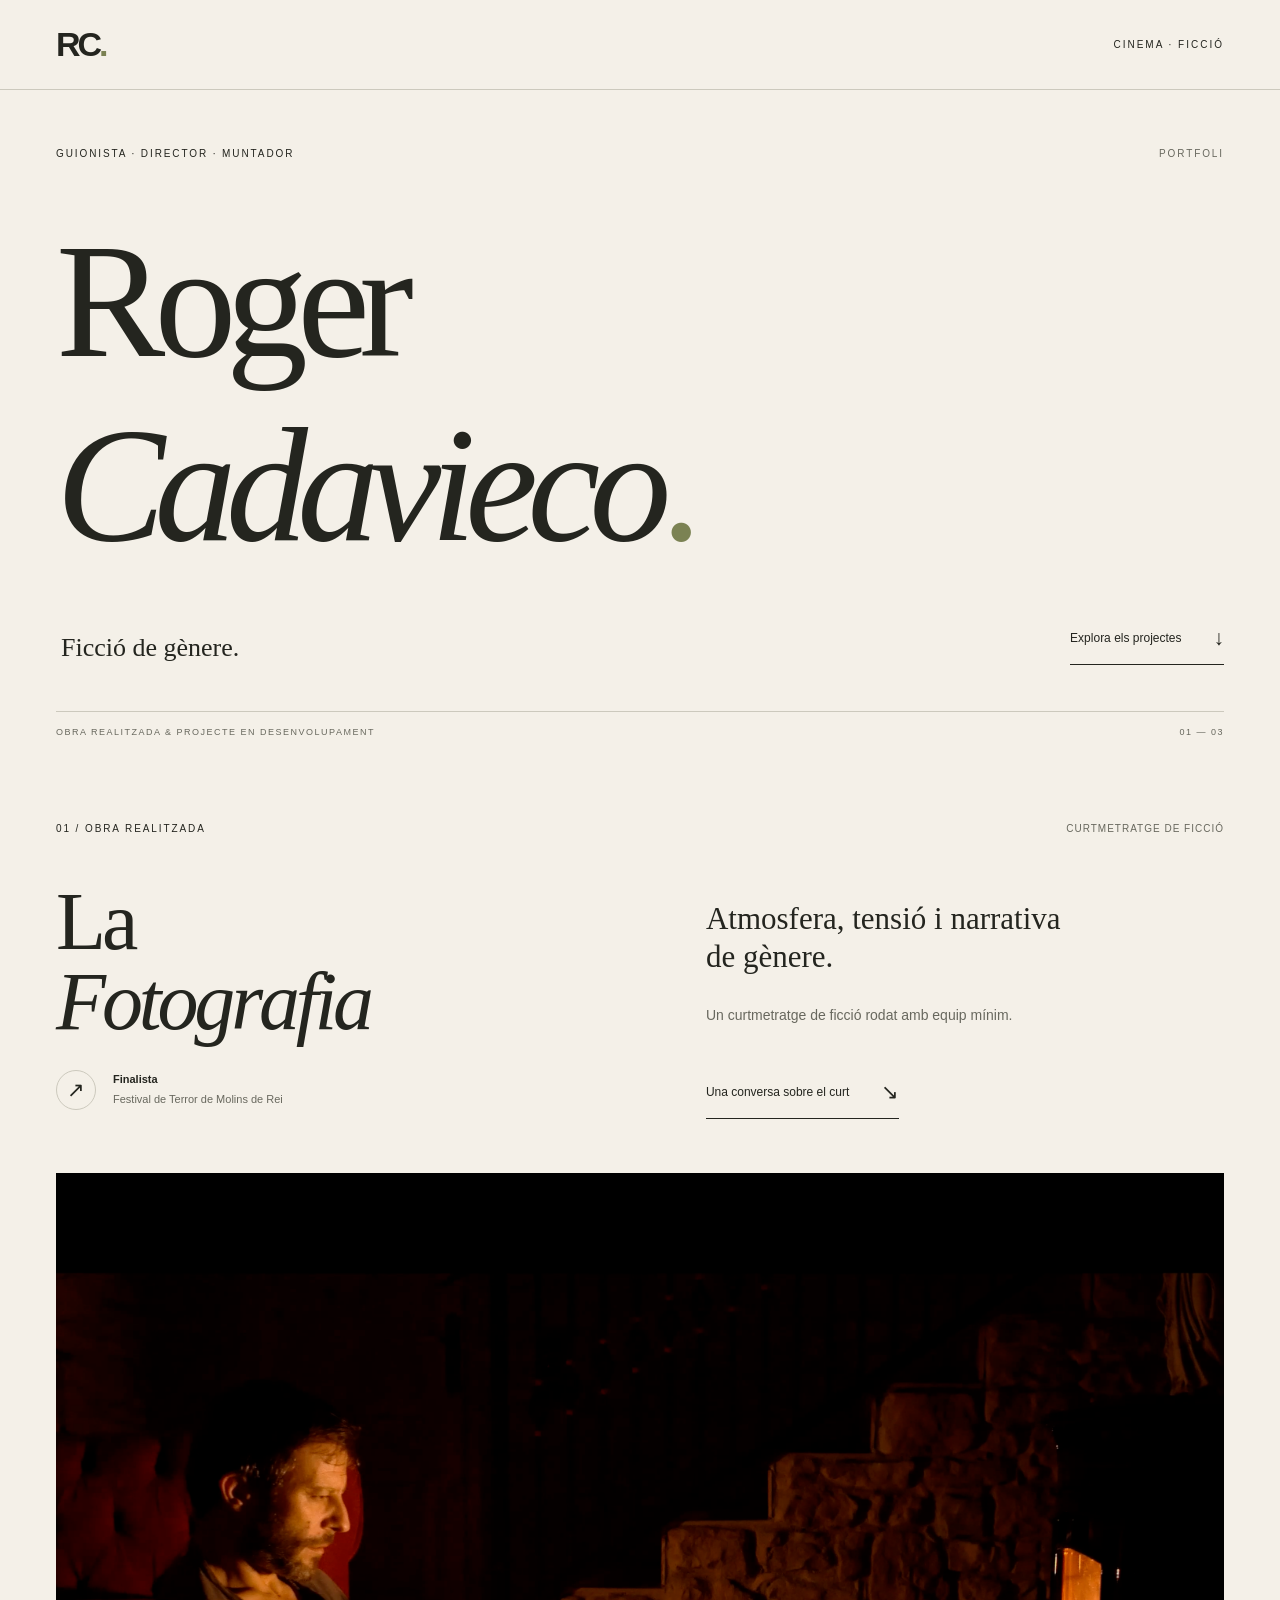
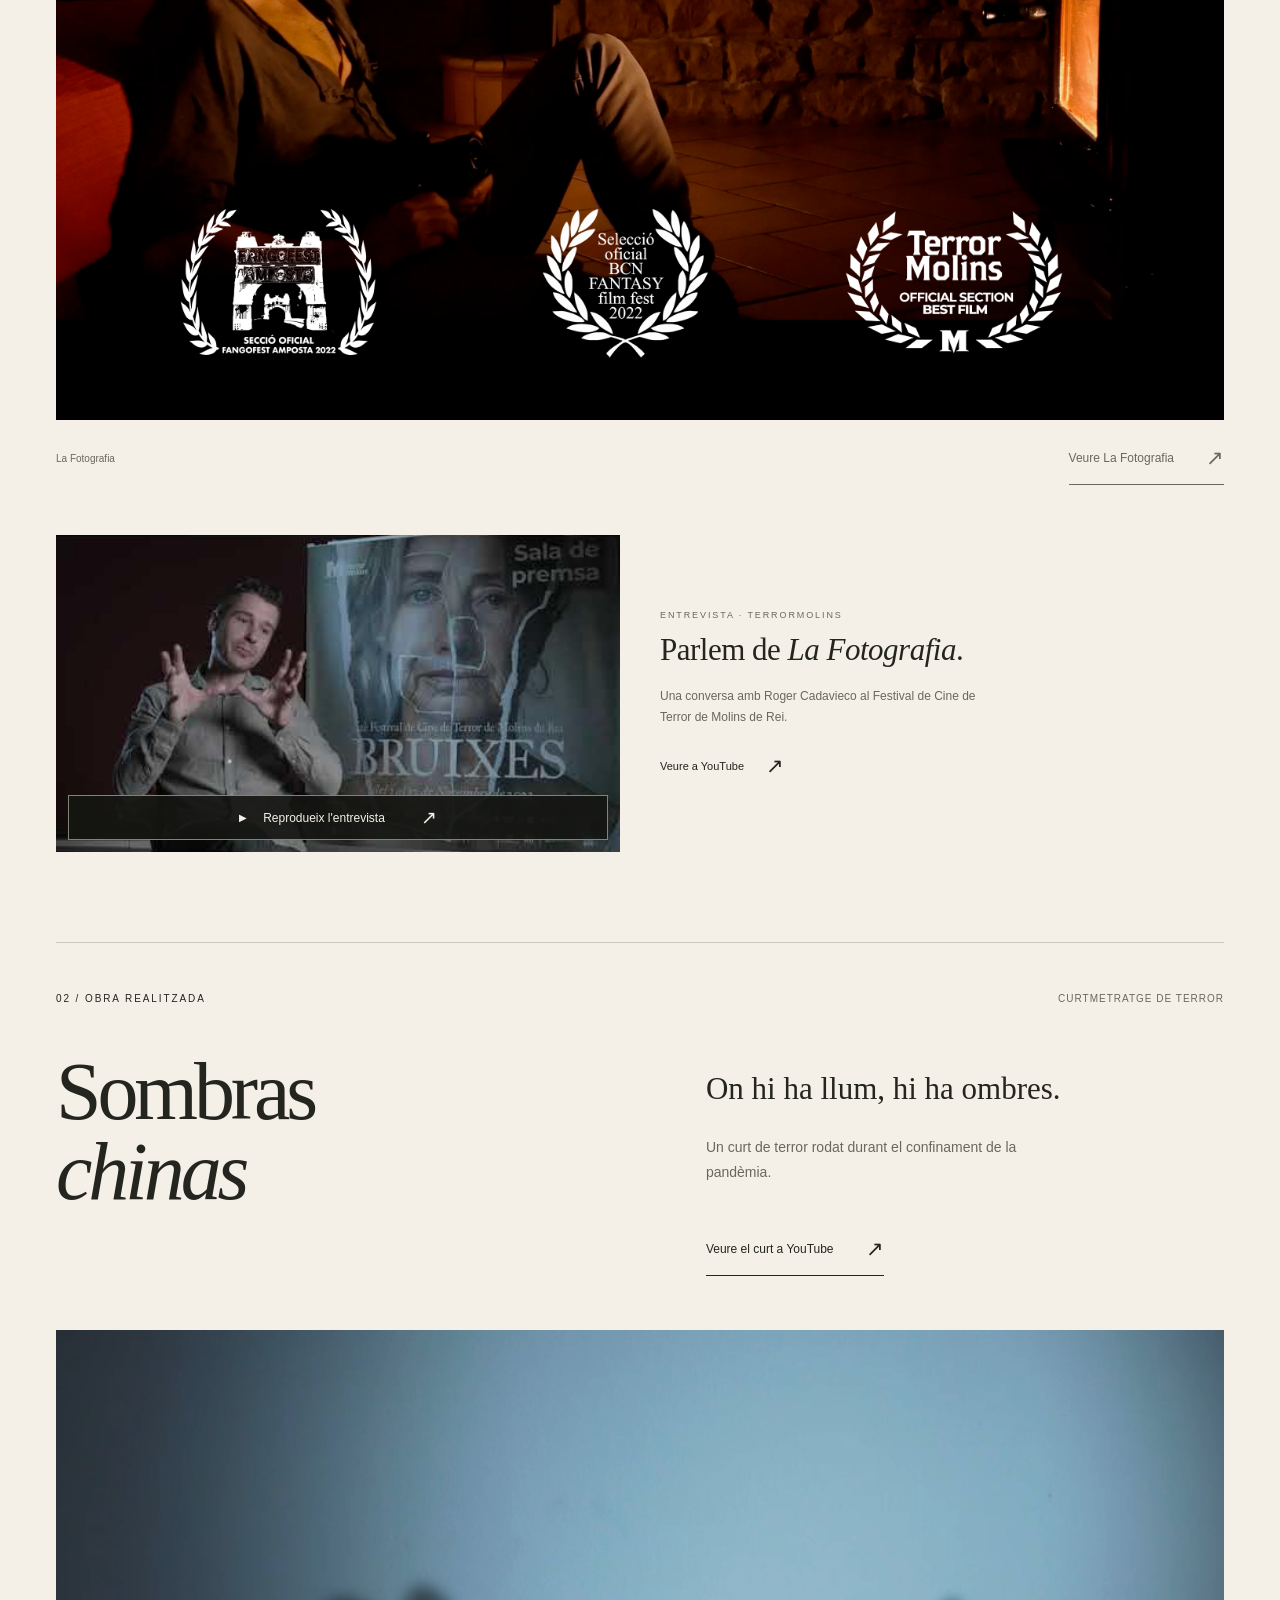
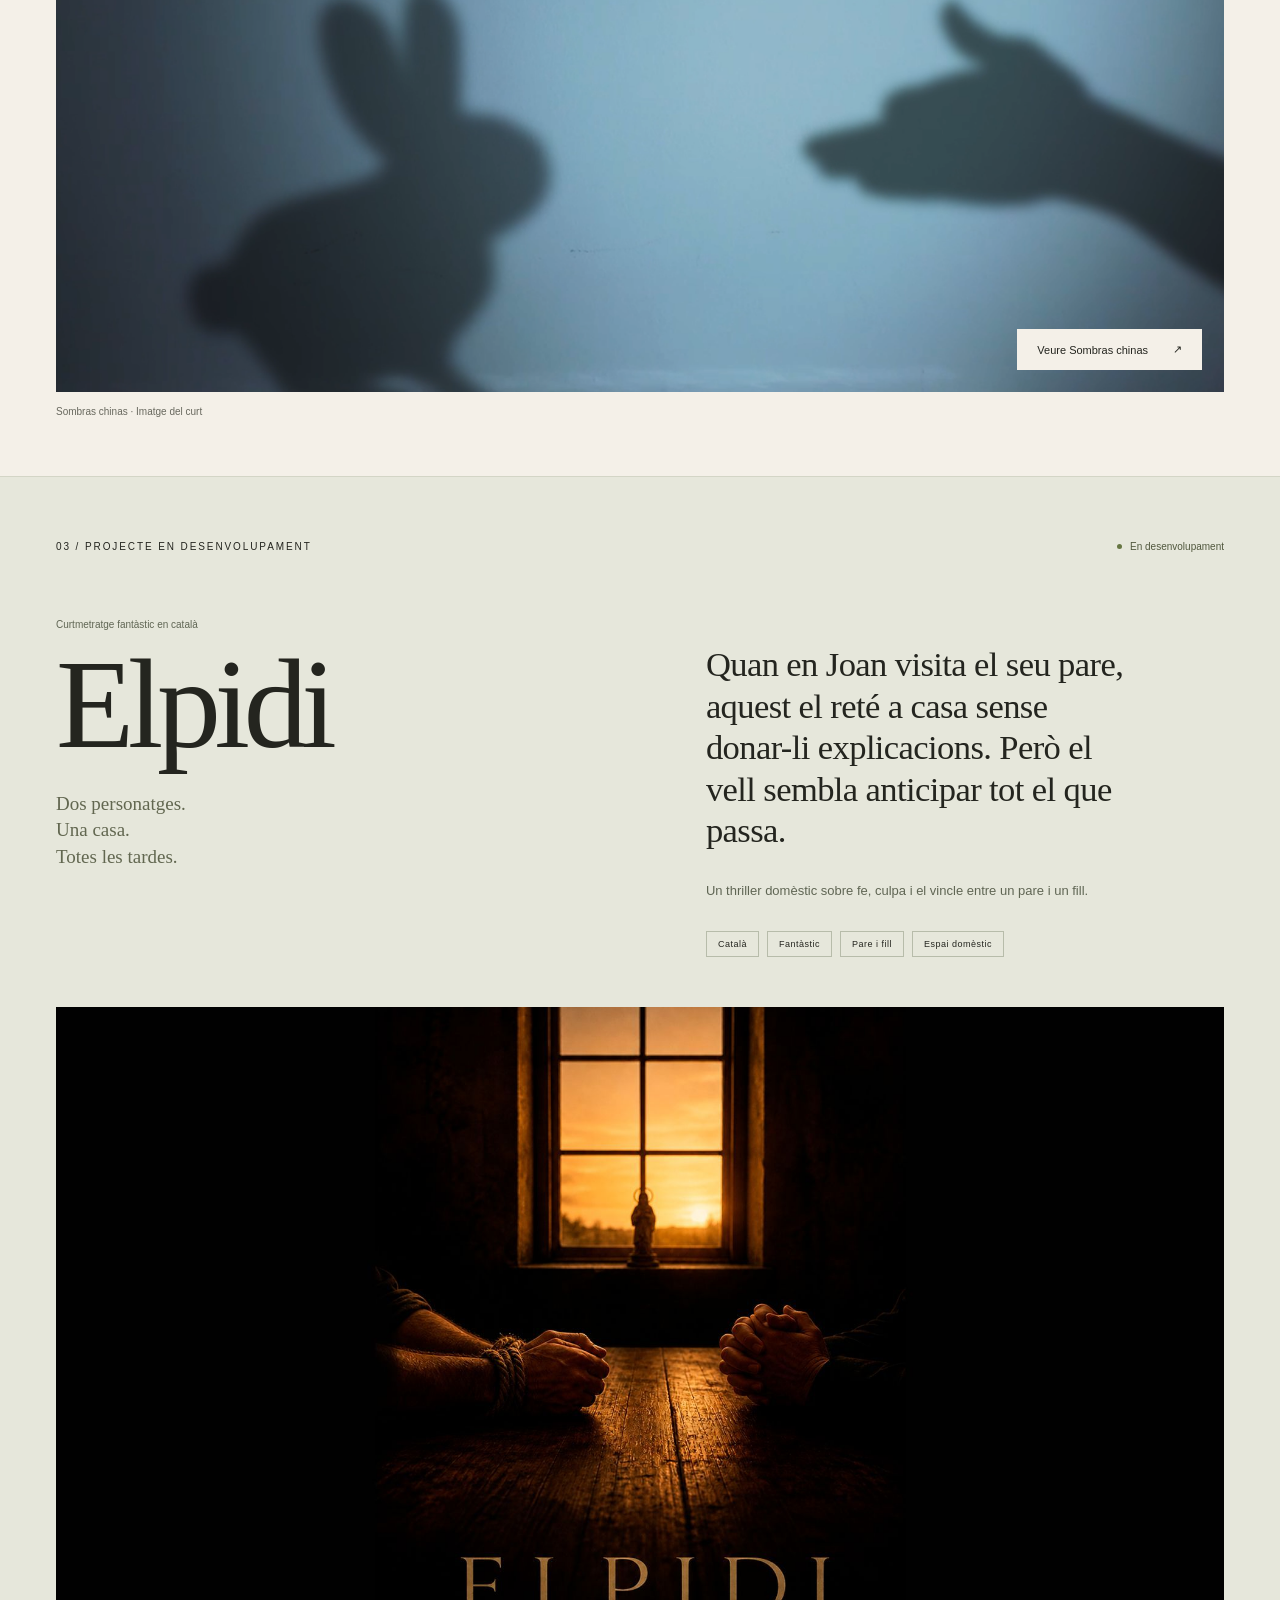
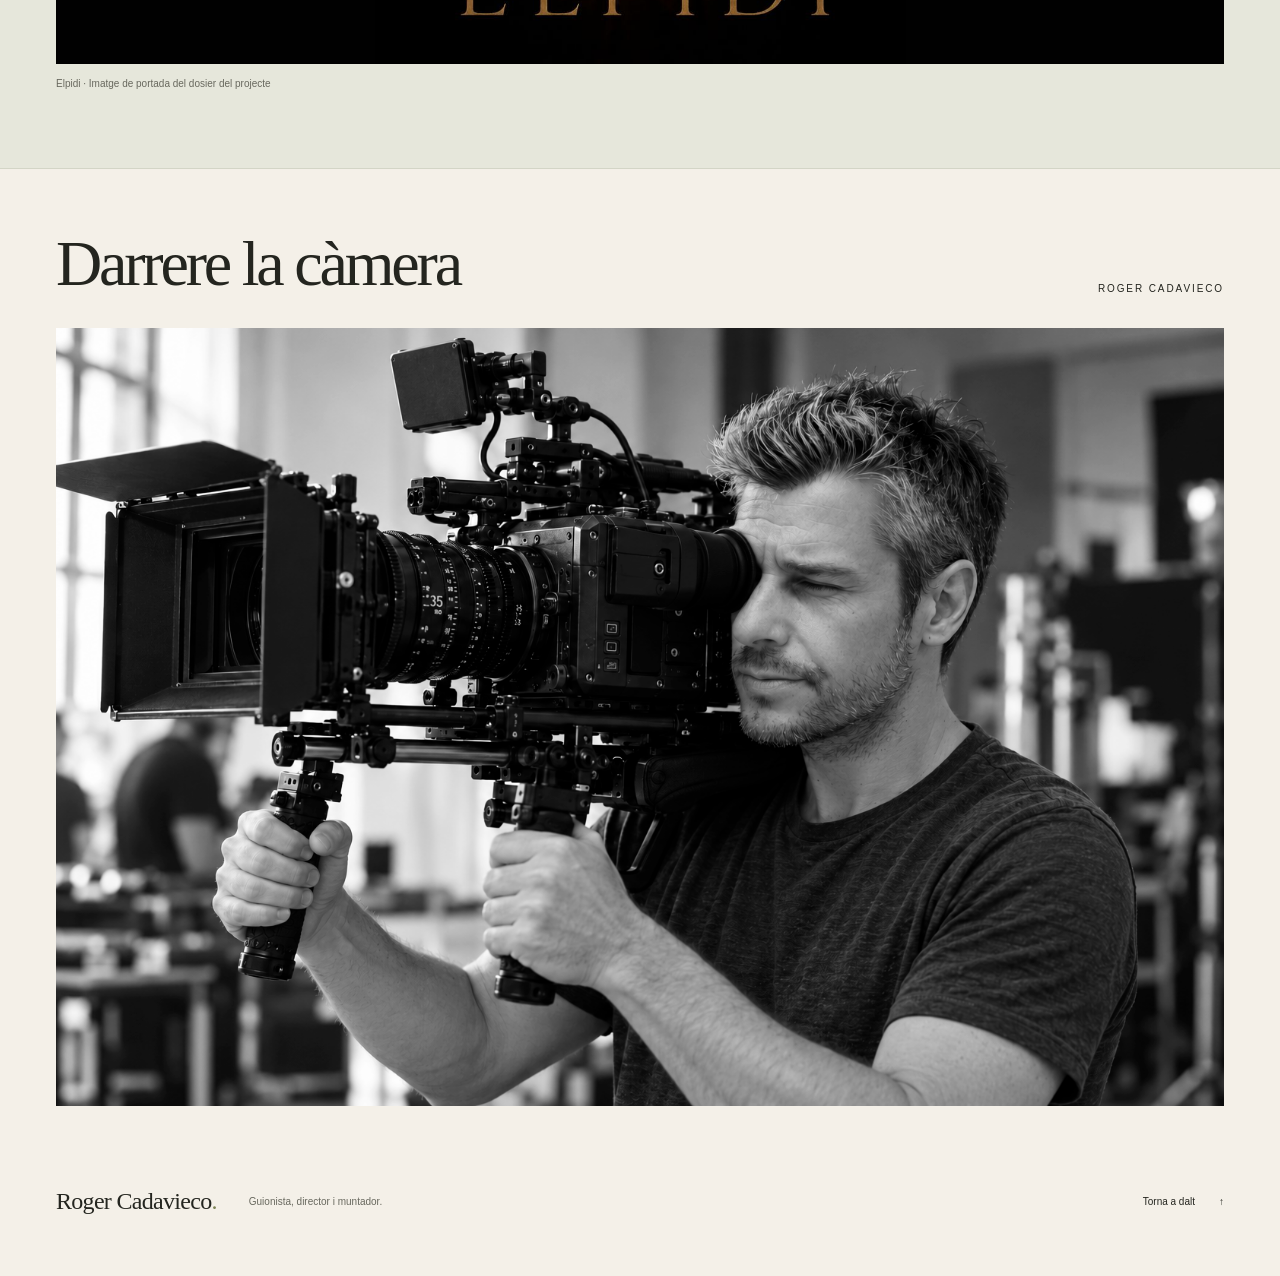
<file: index.html>
<!doctype html>
<html lang="ca">
<head>
  <meta charset="utf-8">
  <meta name="viewport" content="width=device-width, initial-scale=1">
  <meta name="theme-color" content="#f4f0e8">
  <meta name="description" content="Roger Cadavieco. Guionista, director i muntador. La Fotografia i Elpidi, un curtmetratge en desenvolupament.">
  <title>Roger Cadavieco — Guionista i director</title>
  <link rel="icon" href="favicon.svg" type="image/svg+xml">
  <link rel="stylesheet" href="styles.css">
  <script src="script.js" defer></script>
</head>
<body>
  <a class="skip-link" href="#contingut">Salta al contingut</a>
  <header class="header">
    <a class="wordmark" href="#inici" aria-label="Roger Cadavieco, inici">RC<span class="wordmark-dot">.</span></a>
    <span class="header-label">Cinema · Ficció</span>
  </header>

  <main id="contingut">
    <section class="hero wrap" id="inici" aria-labelledby="nom">
      <div class="hero-top"><p class="eyebrow">Guionista · Director · Muntador</p><span class="edition">Portfoli</span></div>
      <h1 id="nom">Roger<br><span class="surname">Cadavieco</span><span class="name-dot" aria-hidden="true">.</span></h1>
      <div class="hero-bottom">
        <p class="hero-statement">Ficció de gènere.</p>
        <a class="text-link" href="#la-fotografia">Explora els projectes <span aria-hidden="true">↓</span></a>
      </div>
      <div class="hero-rule"><span>Obra realitzada & projecte en desenvolupament</span><span aria-hidden="true">01 — 03</span></div>
    </section>

    <section id="la-fotografia" class="work wrap" aria-labelledby="fotografia-title">
      <div class="section-heading"><span class="eyebrow">01 / Obra realitzada</span><span class="section-type">Curtmetratge de ficció</span></div>
      <div class="work-grid">
        <div class="work-intro">
          <h2 id="fotografia-title">La<br><em>Fotografia</em></h2>
          <div class="festival"><span class="festival-mark" aria-hidden="true">↗</span><p><strong>Finalista</strong><br>Festival de Terror de Molins de Rei</p></div>
        </div>
        <div class="work-copy">
          <p class="lead">Atmosfera, tensió i narrativa de gènere.</p>
          <p>Un curtmetratge de ficció rodat amb equip mínim.</p>
          <a class="text-link" href="#entrevista">Una conversa sobre el curt <span aria-hidden="true">↘</span></a>
        </div>
      </div>

      <figure id="fotografia-imatge" class="film-image fotografia-festivals"><img src="assets/la-fotografia-festivals.png" width="2976" height="2160" alt="La Fotografia: un home al costat del foc, amb tres laurels de festivals a la franja inferior" loading="lazy"><figcaption><span>La Fotografia</span><a class="text-link" href="https://www.youtube.com/watch?v=d_XJB0CfgGo" target="_blank" rel="noopener noreferrer">Veure La Fotografia <span aria-hidden="true">↗</span><span class="sr-only"> (s'obre en una pestanya nova)</span></a></figcaption></figure>

      <article id="entrevista" class="interview" aria-labelledby="interview-title">
        <div class="interview-screen" id="interview-screen">
          <img class="interview-image" src="assets/entrevista-la-fotografia.jpg" width="480" height="360" alt="Roger Cadavieco durant l'entrevista del Festival de Terror de Molins de Rei" loading="lazy">
          <button class="play-button" id="load-video" type="button" aria-label="Reprodueix l'entrevista a Roger Cadavieco a YouTube"><span class="play-icon" aria-hidden="true">▶</span><span>Reprodueix l'entrevista</span><span class="play-arrow" aria-hidden="true">↗</span></button>
          <p class="video-notice">En reproduir-la, es carrega el vídeo de YouTube.</p>
        </div>
        <div class="interview-caption">
          <div><p class="eyebrow">Entrevista · TerrorMolins</p><h3 id="interview-title">Parlem de <em>La Fotografia</em>.</h3><p class="interview-credit">Una conversa amb Roger Cadavieco al Festival de Cine de Terror de Molins de Rei.</p></div>
          <a class="external-link" href="https://www.youtube.com/watch?v=JFxvCnSNkHk" target="_blank" rel="noopener noreferrer">Veure a YouTube <span aria-hidden="true">↗</span><span class="sr-only"> (s'obre en una pestanya nova)</span></a>
        </div>
        <noscript><p class="noscript">Pots veure l'entrevista a l'enllaç de YouTube.</p></noscript>
      </article>
    </section>

    <section id="sombras-chinas" class="shadow-work wrap" aria-labelledby="shadow-title">
      <div class="section-heading"><span class="eyebrow">02 / Obra realitzada</span><span class="section-type">Curtmetratge de terror</span></div>
      <div class="work-grid">
        <div class="work-intro"><h2 id="shadow-title">Sombras<br><em>chinas</em></h2></div>
        <div class="work-copy"><p class="lead">On hi ha llum, hi ha ombres.</p><p>Un curt de terror rodat durant el confinament de la pandèmia.</p><a class="text-link" href="https://www.youtube.com/watch?v=kzStqeKwwtE" target="_blank" rel="noopener noreferrer">Veure el curt a YouTube <span aria-hidden="true">↗</span><span class="sr-only"> (s'obre en una pestanya nova)</span></a></div>
      </div>
      <figure id="sombras-imatge" class="film-image sombras-image"><a href="https://www.youtube.com/watch?v=kzStqeKwwtE" target="_blank" rel="noopener noreferrer" aria-label="Veure Sombras chinas a YouTube (pestanya nova)"><img src="assets/sombras-chinas-ombres.png" width="1596" height="905" alt="Ombres xineses d'un conill i un llop projectades sobre una paret blava" loading="lazy"><span class="image-action">Veure Sombras chinas <span aria-hidden="true">↗</span></span></a><figcaption>Sombras chinas · Imatge del curt</figcaption></figure>
    </section>

    <section id="elpidi" class="development" aria-labelledby="elpidi-title">
      <div class="wrap">
        <div class="section-heading"><span class="eyebrow">03 / Projecte en desenvolupament</span><span class="status"><span aria-hidden="true"></span>En desenvolupament</span></div>
        <div class="elpidi-grid">
          <div class="elpidi-title-block"><p class="project-format">Curtmetratge fantàstic en català</p><h2 id="elpidi-title">Elpidi</h2><p class="elpidi-motif">Dos personatges.<br>Una casa.<br>Totes les tardes.</p></div>
          <div class="elpidi-copy"><p class="synopsis">Quan en Joan visita el seu pare, aquest el reté a casa sense donar-li explicacions. Però el vell sembla anticipar tot el que passa.</p><p>Un thriller domèstic sobre fe, culpa i el vincle entre un pare i un fill.</p><ul class="tags" aria-label="Característiques d'Elpidi"><li>Català</li><li>Fantàstic</li><li>Pare i fill</li><li>Espai domèstic</li></ul></div>
        </div>
        <figure class="film-image elpidi-image"><img src="assets/elpidi-dossier.jpg" width="1920" height="1080" alt="Imatge de portada del dosier d'Elpidi: dues mans sobre una taula davant una finestra il·luminada" loading="lazy"><figcaption>Elpidi · Imatge de portada del dosier del projecte</figcaption></figure>
      </div>
    </section>
    <section id="sobre-mi" class="about wrap" aria-labelledby="about-title">
      <div class="section-heading"><h2 id="about-title">Darrere la càmera</h2><span class="eyebrow">Roger Cadavieco</span></div>
      <figure class="about-portrait"><img src="roger-cadavieco-bn.png" width="1536" height="1024" alt="Retrat en blanc i negre de Roger Cadavieco amb una càmera de cinema a l’espatlla" loading="lazy"></figure>
    </section>
  </main>
  <footer class="footer wrap"><a class="footer-name" href="#inici">Roger Cadavieco<span aria-hidden="true">.</span></a><p>Guionista, director i muntador.</p><a class="back-top" href="#inici">Torna a dalt <span aria-hidden="true">↑</span></a></footer>
</body>
</html>
</file>
<file: styles.css>
:root{--paper:#f4f0e8;--ink:#24251f;--muted:#68685e;--line:#ccc9bd;--accent:#c1c988;--dark:#252820;--serif:Georgia,'Times New Roman',serif;--sans:Arial,Helvetica,sans-serif}
*{box-sizing:border-box}html{scroll-behavior:smooth;scroll-padding-top:90px}body{margin:0;background:var(--paper);color:var(--ink);font-family:var(--sans);-webkit-font-smoothing:antialiased}a{color:inherit;text-decoration:none}button{font:inherit}a,button{-webkit-tap-highlight-color:transparent}a:focus-visible,button:focus-visible{outline:3px solid #728244;outline-offset:7px}::selection{background:var(--accent);color:var(--ink)}.wrap{width:min(1240px,calc(100% - 112px));margin-inline:auto}.header{height:90px;border-bottom:1px solid var(--line);display:flex;align-items:center;padding-inline:56px;gap:56px}.wordmark{font-size:34px;font-weight:700;letter-spacing:-3px}.wordmark-dot{color:#7b8253}.header nav{display:flex;gap:34px;font-size:13px}.header nav a{padding-block:12px}.header nav a:hover,.external-link:hover{color:#777d4e}.nav-arrow{margin-left:6px}.header-label{margin-left:auto;text-transform:uppercase;font-size:10px;letter-spacing:2px}.hero{padding-top:56px}.hero-top{display:flex;justify-content:space-between;align-items:center}.eyebrow,.edition,.section-type{font-size:10px;line-height:1.5;text-transform:uppercase;letter-spacing:1.9px;font-weight:400;margin:0}.edition{color:var(--muted)}h1{font-family:var(--serif);font-size:clamp(80px,12.8vw,184px);font-weight:400;line-height:.85;letter-spacing:-.065em;margin:48px 0 36px}h1>.surname{font-style:italic}.name-dot{color:#7b8253;font-style:normal}.hero-bottom{display:flex;justify-content:space-between;align-items:end;padding-bottom:46px}.hero-statement{font-family:var(--serif);font-size:26px;line-height:1.3;margin:0 0 0 5px}.text-link{display:inline-flex;gap:32px;align-items:center;border-bottom:1px solid currentColor;padding:10px 0;font-size:12px;line-height:1.5}.text-link:hover{color:#70774e}.text-link span{font-size:21px}.hero-rule{display:flex;justify-content:space-between;border-top:1px solid var(--line);padding-top:15px;color:var(--muted);font-size:9px;text-transform:uppercase;letter-spacing:1.5px}.work{padding-top:84px;padding-bottom:90px}.section-heading{display:flex;justify-content:space-between;align-items:center;gap:20px}.section-type{color:var(--muted);letter-spacing:1px}.work-grid{display:grid;grid-template-columns:1.1fr 1fr;gap:80px;margin:46px 0 54px}h2{font-family:var(--serif);font-weight:400;font-size:clamp(56px,6.4vw,88px);line-height:.98;letter-spacing:-.05em;margin:0}h2 em{font-weight:400}.festival{display:flex;align-items:center;gap:17px;margin-top:28px}.festival p{margin:0;font-size:11px;line-height:1.8;color:var(--muted)}.festival strong{color:var(--ink);font-weight:600}.festival-mark{display:flex;align-items:center;justify-content:center;border:1px solid var(--line);border-radius:50%;width:40px;height:40px;font-size:21px}.work-copy{padding-top:18px;max-width:365px}.work-copy p{font-size:14px;line-height:1.8;color:var(--muted);margin:0 0 26px}.work-copy .lead{font-family:var(--serif);font-size:31px;color:var(--ink);line-height:1.25}.work-copy .text-link{margin-top:12px}.interview-screen{position:relative;aspect-ratio:2.15/1;min-height:370px;padding:30px 38px 25px;background:var(--dark);color:var(--paper);display:flex;flex-direction:column;overflow:hidden}.screen-top{display:flex;justify-content:space-between;font-size:9px;text-transform:uppercase;letter-spacing:2px;color:#d6d7c9}.screen-top i{display:inline-block;width:5px;height:5px;margin-left:5px;background:var(--accent);border-radius:50%;vertical-align:middle}.screen-title{font-family:var(--serif);font-size:clamp(48px,7vw,96px);line-height:.94;letter-spacing:-.035em;margin:auto 0 24px}.screen-title em{font-weight:400;color:#d6dbc1}.play-button{display:flex;align-items:center;gap:16px;align-self:flex-end;border:1px solid #7f8473;background:transparent;color:var(--paper);border-radius:0;padding:14px 20px;cursor:pointer;font-size:12px;min-height:49px}.play-button:hover{background:var(--accent);color:var(--ink);border-color:var(--accent)}.play-icon{font-size:10px}.play-arrow{margin-left:20px;font-size:19px}.video-notice{font-size:10px;line-height:1.5;color:#bfc3b0;text-align:right;margin:10px 0 0}.interview-screen.is-playing{padding:0;aspect-ratio:16/9;min-height:0}.interview-screen iframe{position:absolute;inset:0;width:100%;height:100%;border:0}.interview-caption{display:flex;justify-content:space-between;align-items:center;gap:24px;padding-top:24px}.interview-caption .eyebrow{font-size:9px;color:var(--muted);margin-bottom:8px}h3{font-family:var(--serif);font-size:24px;line-height:1.2;font-weight:400;margin:0;letter-spacing:-.5px}.external-link{font-size:11px;white-space:nowrap;display:flex;gap:22px;align-items:center}.external-link span[aria-hidden]{font-size:21px}.development{background:#e6e7db;padding:62px 0 76px;border-block:1px solid #d3d5c6}.status{display:flex;align-items:center;gap:8px;font-size:10px;color:#50573d}.status>span{width:5px;height:5px;border-radius:50%;background:#667642}.elpidi-grid{display:grid;grid-template-columns:1.1fr 1fr;gap:80px;margin-top:65px}.project-format{font-size:10px;color:#606654;margin:0 0 20px}.elpidi-title-block h2{font-size:clamp(82px,10vw,142px);line-height:.85}.elpidi-motif{font-family:var(--serif);font-size:19px;line-height:1.4;color:#626750;margin:32px 0 0}.elpidi-copy{padding-top:25px}.elpidi-copy .synopsis{font-family:var(--serif);font-size:clamp(25px,2.7vw,37px);line-height:1.2;letter-spacing:-.6px;color:var(--ink);margin:0 0 28px}.elpidi-copy>p{font-size:13px;line-height:1.8;color:#606654;max-width:420px}.tags{list-style:none;display:flex;flex-wrap:wrap;gap:8px;padding:0;margin:28px 0 0}.tags li{font-size:9px;letter-spacing:.5px;border:1px solid #b7bcaa;padding:7px 11px}.footer{min-height:150px;display:flex;align-items:center;gap:32px}.footer-name{font-family:var(--serif);font-size:24px;letter-spacing:-.7px}.footer-name span{color:#7b8253}.footer p{font-size:10px;color:var(--muted)}.back-top{margin-left:auto;font-size:10px;display:flex;gap:24px}.skip-link{position:absolute;top:-70px;left:20px;z-index:50;background:var(--ink);color:var(--paper);padding:14px}.skip-link:focus{top:14px}.sr-only{position:absolute;width:1px;height:1px;padding:0;margin:-1px;overflow:hidden;clip:rect(0,0,0,0);white-space:nowrap;border:0}.noscript{font-size:12px}
@media(min-width:1500px){.header{padding-inline:max(56px,calc((100vw - 1240px)/2))}}
@media(max-width:900px){.wrap{width:calc(100% - 64px)}.header{padding-inline:32px;gap:35px;height:78px}.hero{padding-top:40px}h1{margin-top:42px}.hero-statement{font-size:23px}.work-grid,.elpidi-grid{gap:40px}.work-copy .lead{font-size:27px}.interview-screen{min-height:330px;padding-inline:28px}.footer{gap:22px}.footer p{max-width:100px;line-height:1.6}}
@media(max-width:600px){html{scroll-padding-top:24px}.wrap{width:calc(100% - 40px)}.header{height:70px;padding-inline:20px;gap:24px}.wordmark{font-size:29px}.header nav{margin-left:auto;gap:24px;font-size:11px}.header-label{display:none}.hero{padding-top:32px}.eyebrow,.edition{font-size:8px;letter-spacing:1.3px}h1{font-size:clamp(64px,16vw,96px);line-height:.94;margin:40px 0 30px;letter-spacing:-.065em}.hero-bottom{display:block;padding-bottom:32px}.hero-statement{font-size:24px;margin-left:0}.hero-bottom .text-link{margin-top:24px;font-size:11px;gap:34px}.hero-rule{font-size:7px;line-height:1.8;letter-spacing:1px;gap:16px}.hero-rule span:first-child{max-width:230px}.work{padding-top:52px;padding-bottom:50px}.section-type{font-size:8px;letter-spacing:.5px}.work-grid{grid-template-columns:1fr;gap:30px;margin-top:32px;margin-bottom:36px}h2{font-size:65px}.festival{margin-top:24px}.work-copy{padding-top:0;max-width:100%}.work-copy .lead{font-size:28px;max-width:300px;margin-bottom:16px}.work-copy p{font-size:13px;margin-bottom:12px}.work-copy .text-link{margin-top:4px}.interview-screen{min-height:330px;aspect-ratio:auto;padding:23px 22px 20px}.screen-top{font-size:7px;letter-spacing:1.4px}.screen-title{font-size:54px;margin-top:44px;margin-bottom:30px}.play-button{align-self:stretch;justify-content:space-between;padding:13px 14px;font-size:11px;gap:9px}.play-arrow{margin-left:auto}.video-notice{font-size:8px;text-align:left}.interview-caption{align-items:start;flex-direction:column;gap:20px;padding-top:20px}h3{font-size:23px}.external-link{font-size:10px;gap:16px}.development{padding:40px 0 46px}.development .section-heading{align-items:start}.development .eyebrow{max-width:160px}.status{font-size:8px;white-space:nowrap;padding-top:1px}.elpidi-grid{grid-template-columns:1fr;gap:28px;margin-top:40px}.elpidi-title-block h2{font-size:106px}.elpidi-motif{font-size:19px;margin-top:26px}.elpidi-copy{padding-top:0}.elpidi-copy .synopsis{font-size:29px;margin-bottom:20px}.tags{margin-top:22px}.footer{min-height:155px;display:grid;grid-template-columns:1fr auto;gap:12px;padding-block:30px}.footer-name{font-size:23px}.footer p{grid-column:1;grid-row:2;max-width:none;margin:0;font-size:9px}.back-top{grid-column:2;grid-row:1 / 3;font-size:9px;gap:10px}}
/* Separate the descender in Roger from the next line at every breakpoint. */
.film-image.fotografia-festivals img,.film-image.sombras-image img{aspect-ratio:auto;height:auto;object-fit:contain}
.fotografia-festivals figcaption{display:flex;justify-content:space-between;align-items:center;gap:20px}
@media(max-width:600px){.fotografia-festivals figcaption{align-items:flex-start;flex-direction:column;gap:6px}}
.film-image{margin:0 0 45px}.film-image>a{display:block;position:relative;background:#111}.film-image img{width:100%;height:auto;display:block;aspect-ratio:16/9;object-fit:contain;background:#111}.film-image figcaption{color:var(--muted);font-size:10px;line-height:1.6;margin-top:12px}.image-action{position:absolute;bottom:22px;right:22px;background:var(--paper);color:var(--ink);display:flex;align-items:center;gap:25px;padding:14px 20px;font-size:11px}.film-image>a:hover .image-action{background:var(--accent)}.interview{display:grid;grid-template-columns:1fr 1fr;gap:40px;align-items:center;margin-top:50px}.interview-screen{padding:0;min-height:0;aspect-ratio:16/9;display:block}.interview-image{width:100%;height:100%;object-fit:cover;display:block}.interview-screen .play-button{position:absolute;bottom:12px;left:12px;right:12px;background:rgba(20,22,18,.9);padding:10px 14px;min-height:42px;justify-content:center}.interview-screen .video-notice{display:none}.interview-caption{display:block;padding:0}.interview-caption .external-link{margin-top:25px}.interview-credit{font-size:12px;line-height:1.8;color:var(--muted);max-width:340px;margin-top:18px}.interview h3{font-size:31px}.elpidi-image{margin-top:50px;margin-bottom:0}.shadow-work .film-image{margin-bottom:22px}
@media(max-width:600px){.interview{grid-template-columns:1fr;gap:23px;margin-top:35px}.interview-screen{min-height:0;padding:0}.interview-caption{display:block}.interview h3{font-size:25px}.film-image{margin-bottom:30px}.film-image figcaption{font-size:9px}.image-action{bottom:10px;right:10px;padding:10px 13px;font-size:9px;gap:12px}.elpidi-image{margin-top:32px;margin-bottom:0}.interview-screen .play-button{font-size:10px}.interview-screen .play-arrow{margin-left:12px}.interview-credit{font-size:11px}}
.shadow-work{padding-block:48px 34px;border-top:1px solid var(--line)}
.shadow-context{font-size:11px;line-height:1.7;color:var(--muted);margin:26px 0 0}
h1{line-height:1.12}
@media(prefers-reduced-motion:reduce){html{scroll-behavior:auto}}
.about{padding-block:64px 20px}.about .section-heading{align-items:end;margin-bottom:32px}.about h2{font-size:clamp(38px,5vw,64px)}.about-portrait{margin:0}.about-portrait img{display:block;width:100%;height:auto}@media(max-width:600px){.about{padding-block:42px 10px}.about .section-heading{align-items:start;flex-direction:column;gap:16px;margin-bottom:24px}}
</file>
